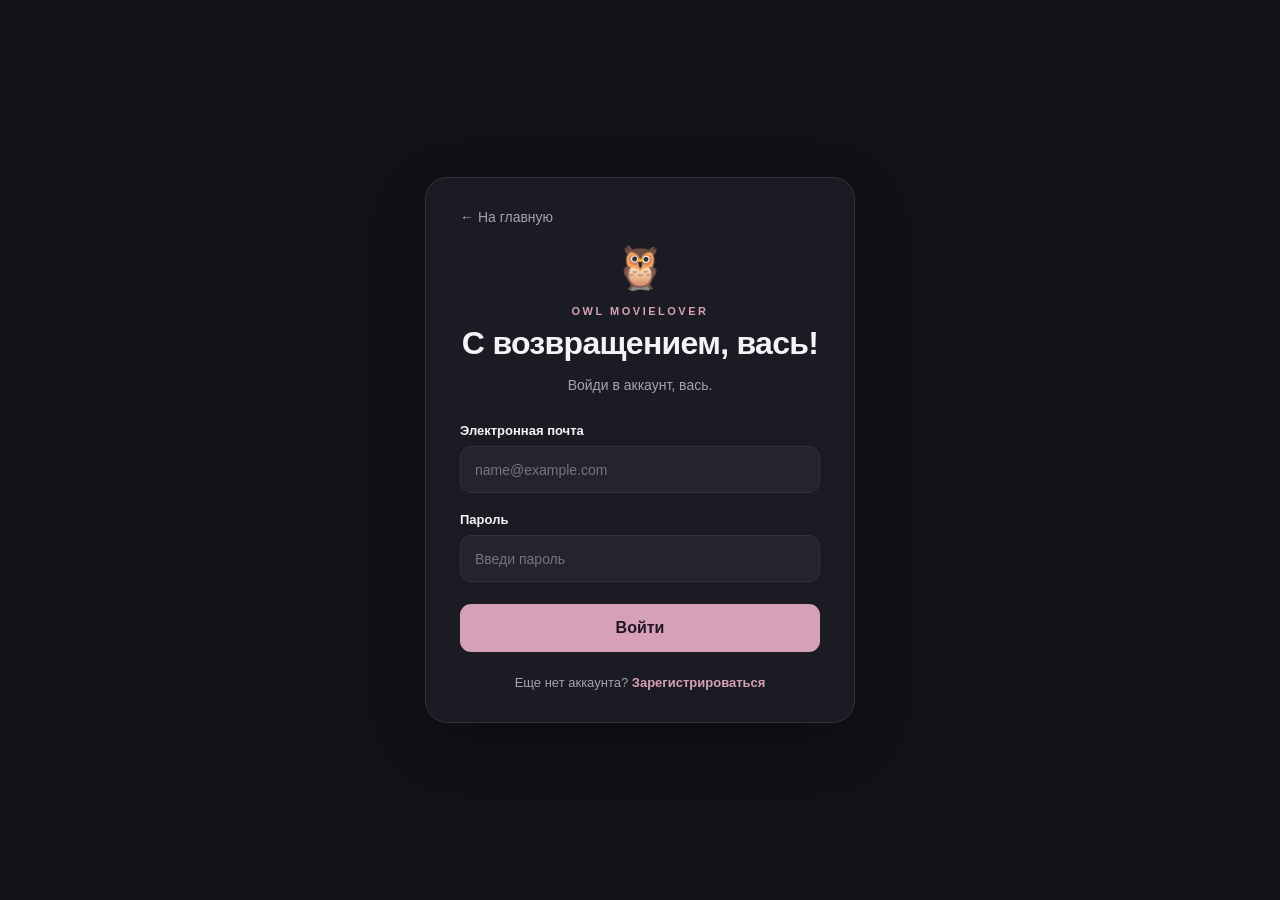
<file: frontend/login.html>
<!DOCTYPE html>
<html lang="ru">
<head>
  <meta charset="UTF-8">
  <meta name="viewport" content="width=device-width, initial-scale=1.0">
  <title>Вход — Owl MovieLover</title>
  <link rel="stylesheet" href="login.css">
</head>
<body>
  <main class="page">
    <section class="login-card">
      <a class="back-link" href="index.html">← На главную</a>
      <div class="owl-mark" aria-hidden="true">🦉</div>
      <p class="eyebrow">OWL MOVIELOVER</p>
      <h1>С возвращением, вась!</h1>
      <p class="subtitle">Войди в аккаунт, вась.</p>

      <form class="login-form" action="#" method="get">
        <label for="email">Электронная почта</label>
        <input id="email" name="email" type="email" placeholder="name@example.com" autocomplete="email" required>

        <label for="password">Пароль</label>
        <input id="password" name="password" type="password" placeholder="Введи пароль" autocomplete="current-password" required>

        <button type="submit">Войти</button>
      </form>

      <p class="switch-text">Еще нет аккаунта? <a href="registration.html">Зарегистрироваться</a></p>
    </section>
  </main>
  <script src="login.js"></script>
</body>
</html>
</file>
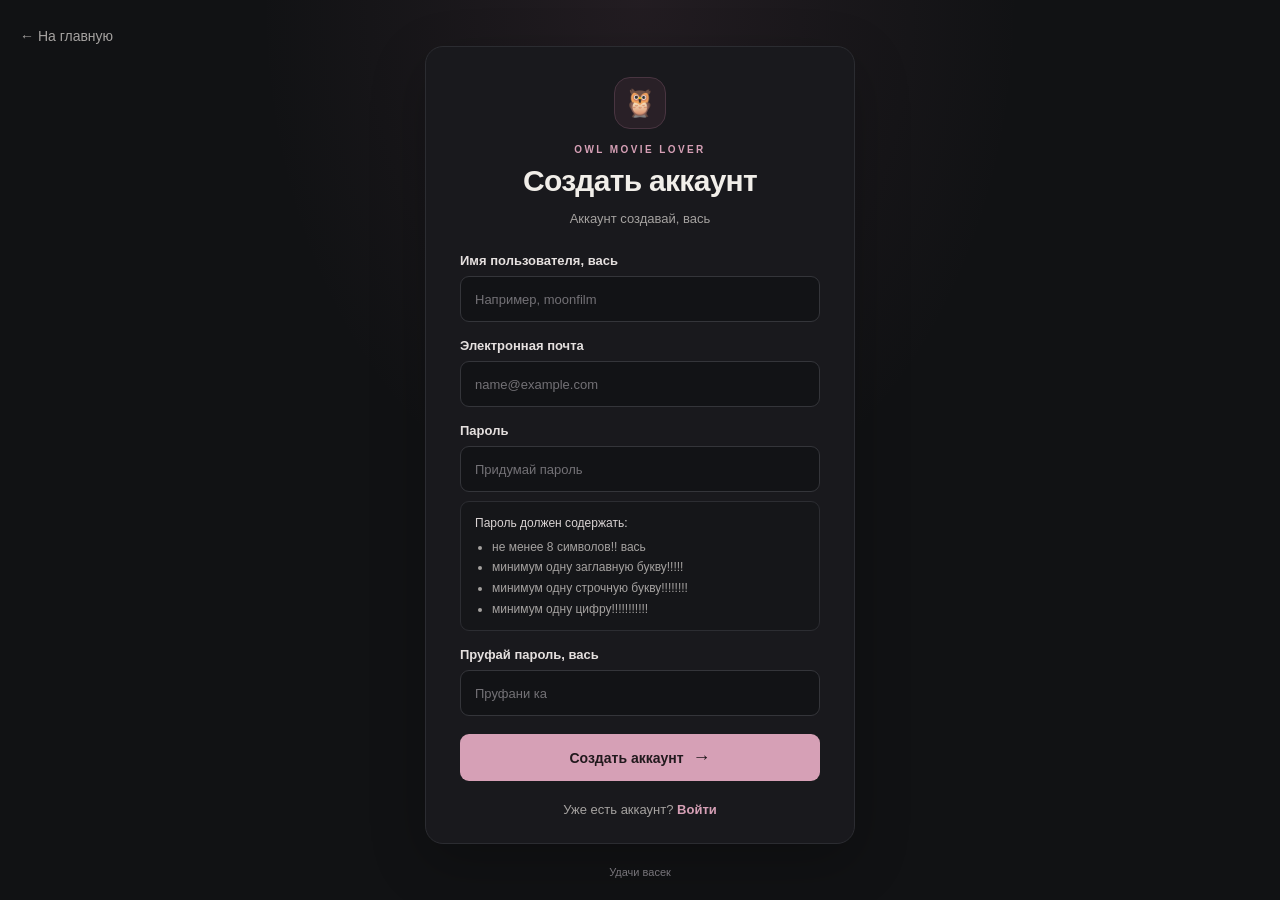
<file: frontend/registration.html>
<!DOCTYPE html>
<html lang="ru">
<head>
    <meta charset="UTF-8">
    <meta name="viewport" content="width=device-width, initial-scale=1.0">
    <title>Регистрация — Owl Movie Lover</title>
    <link rel="stylesheet" href="registration.css">
</head>
<body>
    <main class="page">
        <a class="back-link" href="index.html">← На главную</a>

        <section class="register-card">
            <div class="owl-mark">🦉</div>
            <p class="eyebrow">OWL MOVIE LOVER</p>

            <h1>Создать аккаунт</h1>
            <p class="subtitle">
                Аккаунт создавай, вась
            </p>

            <form class="register-form" action="#" method="post">
                <div class="field">
                    <label for="username">Имя пользователя, вась</label>
                    <input
                        id="username"
                        name="username"
                        type="text"
                        placeholder="Например, moonfilm"
                        autocomplete="username"
                        minlength="3"
                        maxlength="30"
                        required
                    >
                </div>

                <div class="field">
                    <label for="email">Электронная почта</label>
                    <input
                        id="email"
                        name="email"
                        type="email"
                        placeholder="name@example.com"
                        autocomplete="email"
                        required
                    >
                </div>

                <div class="field">
                    <label for="password">Пароль</label>
                    <input
                        id="password"
                        name="password"
                        type="password"
                        placeholder="Придумай пароль"
                        autocomplete="new-password"
                        minlength="8"
                        pattern="(?=.*[a-z])(?=.*[A-Z])(?=.*[0-9]).{8,}"
                        title="Минимум 8 символов, заглавная и строчная буквы и цифра"
                        aria-describedby="password-rules"
                        required
                    >
                </div>

                <div class="password-rules" id="password-rules">
                    <p class="rules-title">Пароль должен содержать:</p>
                    <ul>
                        <li>не менее 8 символов!! вась</li>
                        <li>минимум одну заглавную букву!!!!!</li>
                        <li>минимум одну строчную букву!!!!!!!!</li>
                        <li>минимум одну цифру!!!!!!!!!!!</li>
                    </ul>
                </div>

                <div class="field">
                    <label for="confirm-password">
                        Пруфай пароль, вась
                    </label>
                    <input
                        id="confirm-password"
                        name="confirm_password"
                        type="password"
                        placeholder="Пруфани ка"
                        autocomplete="new-password"
                        required
                    >
                </div>

                <button class="submit-button" type="submit">
                    Создать аккаунт <span>→</span>
                </button>
            </form>

            <p class="login-note">
                Уже есть аккаунт?
                <a href="login.html">Войти</a>
            </p>
        </section>

        <p class="page-note">
            Удачи васек
        </p>
    </main>
    <script src="registration.js"></script>
</body>
</html>
</file>
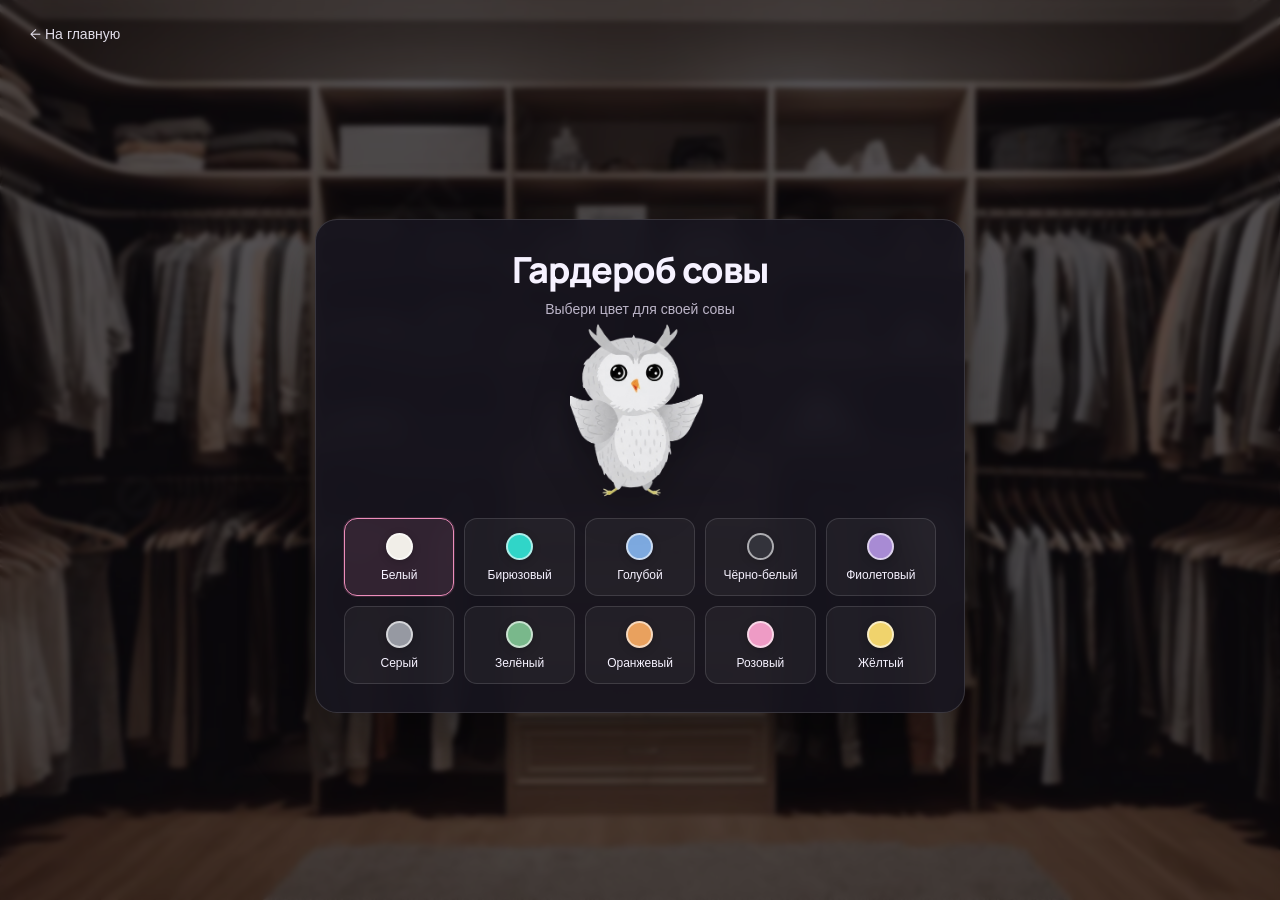
<file: frontend/wardrobe.html>
<!doctype html>
<html lang="ru">
<head>
  <meta charset="UTF-8">
  <meta name="viewport" content="width=device-width, initial-scale=1.0">
  <meta name="theme-color" content="#101018">
  <title>Гардероб совы — owl.movielover</title>
  <link rel="preconnect" href="https://fonts.googleapis.com">
  <link rel="preconnect" href="https://fonts.gstatic.com" crossorigin>
  <link href="https://fonts.googleapis.com/css2?family=DM+Sans:wght@400;500;600;700&family=Manrope:wght@400;500;600;700;800&display=swap" rel="stylesheet">
  <link rel="stylesheet" href="wardrobe.css">
</head>
<body>
  <a class="back-link" href="index.html">← На главную</a>
  <main class="wardrobe-window">
    <h1>Гардероб совы</h1>
    <p class="subtitle">Выбери цвет для своей совы</p>
    <div class="owl-preview">
      <img id="owlPreview" src="assets/sova_beli.png" alt="Сова выбранного цвета">
    </div>
    <div class="color-grid" aria-label="Цвет совы">
      <button class="color-option" data-image="sova_beli.png" data-color="#f1eee8"><span class="swatch" style="--swatch:#f1eee8"></span><span>Белый</span></button>
      <button class="color-option" data-image="sova_biryo.png" data-color="#30d5c8"><span class="swatch" style="--swatch:#30d5c8"></span><span>Бирюзовый</span></button>
      <button class="color-option" data-image="sova_blue.png" data-color="#7da9df"><span class="swatch" style="--swatch:#7da9df"></span><span>Голубой</span></button>
      <button class="color-option" data-image="sova_chb.png" data-color="#33333b"><span class="swatch" style="--swatch:#33333b"></span><span>Чёрно-белый</span></button>
      <button class="color-option" data-image="sova_fiol.png" data-color="#a88bd4"><span class="swatch" style="--swatch:#a88bd4"></span><span>Фиолетовый</span></button>
      <button class="color-option" data-image="sova_gray.png" data-color="#9699a2"><span class="swatch" style="--swatch:#9699a2"></span><span>Серый</span></button>
      <button class="color-option" data-image="sova_green.png" data-color="#79b88b"><span class="swatch" style="--swatch:#79b88b"></span><span>Зелёный</span></button>
      <button class="color-option" data-image="sova_oran.png" data-color="#e9a15e"><span class="swatch" style="--swatch:#e9a15e"></span><span>Оранжевый</span></button>
      <button class="color-option" data-image="sova_roz.png" data-color="#ee9bc5"><span class="swatch" style="--swatch:#ee9bc5"></span><span>Розовый</span></button>
      <button class="color-option" data-image="sova_yel.png" data-color="#f0d36c"><span class="swatch" style="--swatch:#f0d36c"></span><span>Жёлтый</span></button>
    </div>
  </main>
  <script src="wardrobe.js"></script>
</body>
</html>
</file>
<file: frontend/login.css>
* {
  box-sizing: border-box;
}

:root {
  color-scheme: dark;
  --page: #111116;
  --card: #1b1b23;
  --field: #24242e;
  --text: #f5f3f8;
  --muted: #a6a2b0;
  --accent: #d6a0b6;
  --accent-hover: #d6a0b6;
  --border: #34313d;
}

body {
  margin: 0;
  min-height: 100vh;
  font-family: Inter, "Segoe UI", Arial, sans-serif;
  color: var(--text);
  background: var(--page);
}

.page {
  min-height: 100vh;
  display: flex;
  align-items: center;
  justify-content: center;
  padding: 32px 18px;
}

.login-card {
  width: min(100%, 430px);
  padding: 30px 34px 32px;
  border: 1px solid var(--border);
  border-radius: 22px;
  background: var(--card);
  box-shadow: 0 18px 55px rgba(0, 0, 0, .2);
}

.back-link {
  display: inline-block;
  margin-bottom: 18px;
  color: var(--muted);
  text-decoration: none;
  font-size: 14px;
  transition: color .2s ease;
}

.back-link:hover,
.switch-text a:hover {
  color: var(--accent-hover);
}

.owl-mark {
  text-align: center;
  font-size: 42px;
  line-height: 1.2;
  margin: 0 0 12px;
}

.eyebrow {
  margin: 0 0 8px;
  text-align: center;
  color: var(--accent);
  font-size: 11px;
  font-weight: 700;
  letter-spacing: 2.5px;
}

h1 {
  margin: 0;
  text-align: center;
  font-size: clamp(27px, 5vw, 32px);
  letter-spacing: -.7px;
}

.subtitle {
  max-width: 310px;
  margin: 12px auto 27px;
  text-align: center;
  color: var(--muted);
  font-size: 14px;
  line-height: 1.6;
}

.login-form {
  display: flex;
  flex-direction: column;
}

.login-form label {
  margin: 0 0 8px;
  font-size: 13px;
  font-weight: 600;
}

.login-form input {
  width: 100%;
  height: 47px;
  margin: 0 0 19px;
  padding: 0 14px;
  border: 1px solid var(--border);
  border-radius: 11px;
  outline: none;
  background: var(--field);
  color: var(--text);
  font: inherit;
  font-size: 14px;
  transition: border-color .2s ease;
}

.login-form input::placeholder {
  color: #777381;
}

.login-form input:focus {
  border-color: var(--accent);
}

.login-form button {
  width: 100%;
  min-height: 48px;
  margin-top: 3px;
  border: 0;
  border-radius: 11px;
  background: var(--accent);
  color: #211526;
  font: inherit;
  font-weight: 700;
  cursor: pointer;
  transition: background .2s ease, transform .2s ease;
}

.login-form button:hover {
  background: var(--accent-hover);
}

.login-form button:active {
  transform: scale(.99);
}

.switch-text {
  margin: 23px 0 0;
  text-align: center;
  color: var(--muted);
  font-size: 13px;
}

.switch-text a {
  color: var(--accent);
  font-weight: 600;
  text-decoration: none;
  transition: color .2s ease;
}

@media (max-width: 480px) {
  .login-card {
    padding: 25px 22px 27px;
    border-radius: 18px;
  }
}
</file>
<file: frontend/registration.css>
* {
    box-sizing: border-box;
}

:root {
    --bg: #111214;
    --panel: #191a1e;
    --panel-border: #2b2c31;
    --text: #f1eee9;
    --muted: #a5a2a0;
    --accent: #d6a0b6;
    --accent-hover: #e4b5c8;
    --input: #121316;
}

body {
    margin: 0;
    min-height: 100vh;
    color: var(--text);
    background:
        radial-gradient(
            ellipse at 50% 0%,
            rgba(160, 104, 132, 0.12),
            transparent 42%
        ),
        var(--bg);
    font-family: Inter, "Segoe UI", Arial, sans-serif;
}

.page {
    width: 100%;
    min-height: 100vh;
    padding: 28px 20px 22px;
    display: flex;
    flex-direction: column;
    align-items: center;
}

.back-link {
    align-self: flex-start;
    color: var(--muted);
    text-decoration: none;
    font-size: 14px;
    transition: color 0.2s ease;
}

.back-link:hover {
    color: var(--text);
}

.register-card {
    width: min(100%, 430px);
    margin: auto 0;
    padding: 30px 34px 26px;
    background: rgba(25, 26, 30, 0.96);
    border: 1px solid var(--panel-border);
    border-radius: 18px;
    box-shadow: 0 18px 55px rgba(0, 0, 0, 0.24);
}

.owl-mark {
    width: 52px;
    height: 52px;
    margin: 0 auto 15px;
    display: grid;
    place-items: center;
    border: 1px solid #493541;
    border-radius: 16px;
    background: #292027;
    font-size: 27px;
}

.eyebrow {
    margin: 0 0 8px;
    color: var(--accent);
    text-align: center;
    font-size: 10px;
    font-weight: 700;
    letter-spacing: 2.4px;
}

h1 {
    margin: 0;
    text-align: center;
    font-size: clamp(25px, 5vw, 30px);
    line-height: 1.2;
    font-weight: 650;
    letter-spacing: -0.7px;
}

.subtitle {
    margin: 10px 0 25px;
    color: var(--muted);
    text-align: center;
    font-size: 13px;
    line-height: 1.5;
}

.register-form {
    display: flex;
    flex-direction: column;
    gap: 16px;
}

.field {
    display: flex;
    flex-direction: column;
    gap: 8px;
}

.field label {
    color: #e5e0df;
    font-size: 13px;
    font-weight: 550;
}

.field input {
    width: 100%;
    min-height: 46px;
    padding: 0 14px;
    color: var(--text);
    background: var(--input);
    border: 1px solid #34353a;
    border-radius: 9px;
    outline: none;
    font: inherit;
    font-size: 13px;
    transition: border-color 0.2s ease,
                box-shadow 0.2s ease;
}

.field input::placeholder {
    color: #737176;
}

.field input:focus {
    border-color: var(--accent);
    box-shadow: 0 0 0 3px rgba(214, 160, 182, 0.1);
}

.field input:invalid:not(:placeholder-shown) {
    border-color: #a66b7b;
}

.password-rules {
    margin-top: -7px;
    padding: 12px 14px;
    background: #151619;
    border: 1px solid #2c2d32;
    border-radius: 9px;
    color: var(--muted);
    font-size: 12px;
    line-height: 1.55;
}

.rules-title {
    margin: 0 0 5px;
    color: #d9d3d3;
    font-size: 12px;
}

.password-rules ul {
    margin: 0;
    padding-left: 17px;
}

.password-rules li + li {
    margin-top: 2px;
}

.submit-button {
    width: 100%;
    min-height: 47px;
    margin-top: 2px;
    padding: 0 16px;
    display: flex;
    align-items: center;
    justify-content: center;
    gap: 9px;
    color: #21191d;
    background: var(--accent);
    border: 0;
    border-radius: 9px;
    font: inherit;
    font-size: 14px;
    font-weight: 700;
    cursor: pointer;
    transition: background 0.2s ease,
                transform 0.2s ease;
}

.submit-button:hover {
    background: var(--accent-hover);
    transform: translateY(-1px);
}

.submit-button:active {
    transform: translateY(0);
}

.submit-button span {
    font-size: 18px;
}

.login-note {
    margin: 21px 0 0;
    color: var(--muted);
    text-align: center;
    font-size: 13px;
}

.login-note a {
    color: var(--accent);
    text-decoration: none;
    font-weight: 600;
}

.login-note a:hover {
    color: var(--accent-hover);
    text-decoration: underline;
}

.page-note {
    margin: 20px 0 0;
    color: #77747a;
    font-size: 11px;
    text-align: center;
}

@media (max-width: 480px) {
    .page {
        padding: 20px 14px;
    }

    .register-card {
        padding: 26px 21px 23px;
        border-radius: 15px;
    }
}
</file>
<file: frontend/wardrobe.css>
:root { --text:#f6f2ff; --muted:#bdb6c9; --pink:#ed8dbb; --line:rgba(255,255,255,.14); }
* { box-sizing:border-box; }
html,body { 
    min-height:100%; }
body { 
    margin:0; 
    min-height:100vh; 
    padding:72px 20px 40px; 
    color:var(--text); 
    font-family:"DM Sans",sans-serif; 
    background:#111018 url("assets/wardrobe-background.png") center/cover fixed no-repeat; position:relative; display:flex; justify-content:center; align-items:center; }
body::before { 
    content:""; 
    position:fixed; 
    inset:0; 
    background:rgba(12,10,14,.66); 
    backdrop-filter:blur(2.5px); 
    z-index:0; 
    pointer-events:none; }
.back-link { 
    position:absolute; 
    z-index:1; 
    top:25px; 
    left:30px; 
    color:#f6f2ff; 
    text-decoration:none; 
    font-size:14px; 
    opacity:.9; }
.back-link:hover { 
    color:#f5acd0; }
.wardrobe-window { 
    position:relative; 
    z-index:1; 
    width:min(100%,650px); 
    padding:28px; 
    border:1px solid var(--line); 
    border-radius:22px; 
    background:rgba(23,21,30,.9); 
    box-shadow:0 22px 70px rgba(0,0,0,.36); 
    text-align:center; 
    backdrop-filter:blur(12px); }
h1 { 
    margin:0; 
    font:800 clamp(26px,4vw,36px)/1.2 Manrope,sans-serif; 
    letter-spacing:-1px; }
.subtitle { 
    margin:9px 0 0; 
    color:var(--muted); 
    font-size:14px; }
.owl-preview { 
    height:180px; 
    display:grid; 
    place-items:center; 
    margin:4px 0 16px; }
.owl-preview img { 
    display:block; 
    max-width:100%; 
    width:180px; 
    height:180px; 
    object-fit:contain; 
    object-position:center center; 
    filter:drop-shadow(0 12px 20px rgba(0,0,0,.25)); }
.color-grid { 
    display:grid; 
    grid-template-columns:repeat(5,minmax(0,1fr)); 
    gap:10px; }
.color-option { 
    min-height:78px; 
    padding:11px 5px; 
    display:flex; 
    flex-direction:column; 
    align-items:center; 
    justify-content:center; 
    gap:8px; 
    border:1px solid rgba(255,255,255,.13); 
    border-radius:13px; 
    background:rgba(255,255,255,.045); 
    color:var(--text); 
    font-size:12px; 
    transition:border-color .18s,background .18s,transform .18s; }
.color-option:hover { 
    border-color:rgba(237,141,187,.7); 
    transform:translateY(-2px); }
.color-option.selected { 
    border-color:var(--pink); 
    background:rgba(237,141,187,.13); 
    box-shadow:0 0 0 1px rgba(237,141,187,.15); }
.swatch { 
    display:block; 
    width:27px; 
    height:27px; 
    border-radius:50%; 
    background:var(--swatch); 
    border:2px solid rgba(255,255,255,.6); 
    box-shadow:0 2px 8px rgba(0,0,0,.2); }
@media(max-width:520px) { body { padding:70px 12px 24px; align-items:flex-start; } .back-link { left:17px; top:22px; } .wardrobe-window { padding:22px 14px; } .owl-preview { height:160px; } .owl-preview img { width:160px; height:160px; } .color-grid { grid-template-columns:repeat(2,minmax(0,1fr)); gap:8px; } .color-option { min-height:58px; flex-direction:row; justify-content:flex-start; padding:10px 12px; } .swatch { flex:0 0 25px; width:25px; height:25px; } }
</file>
